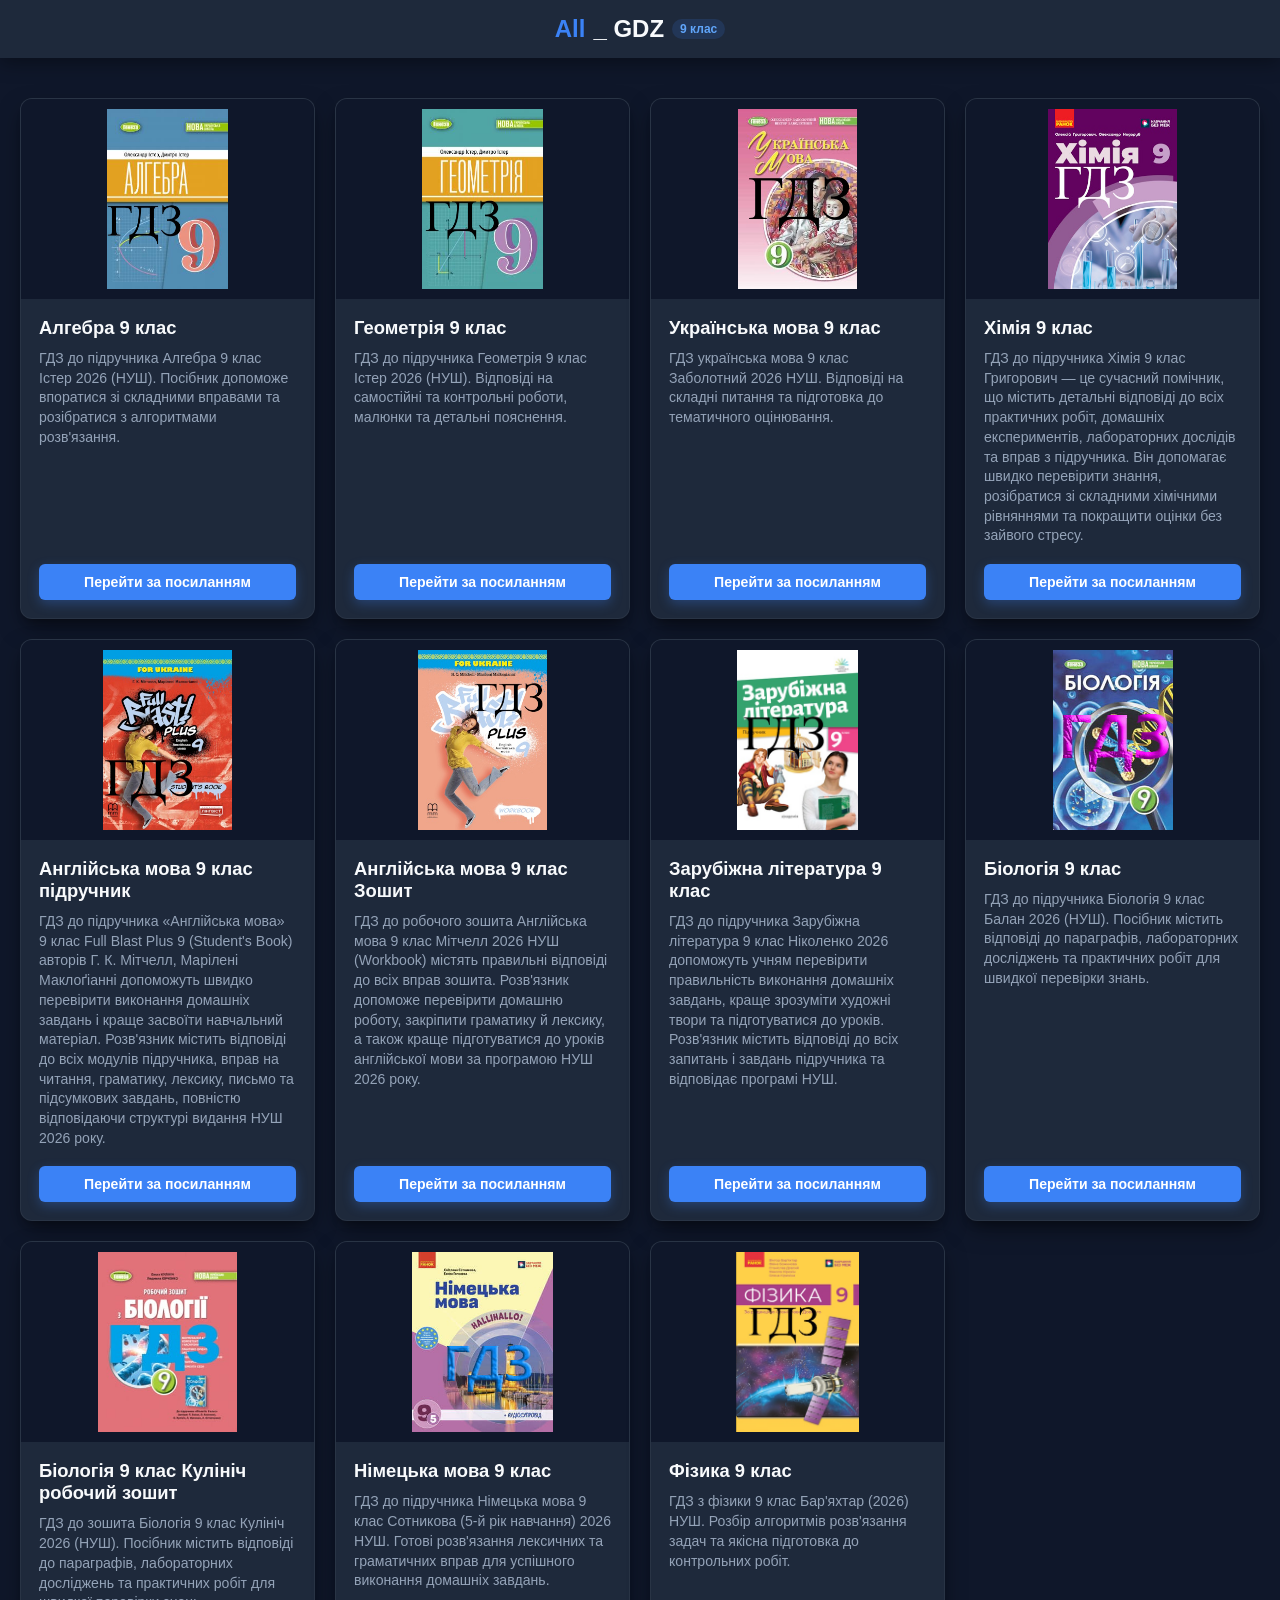
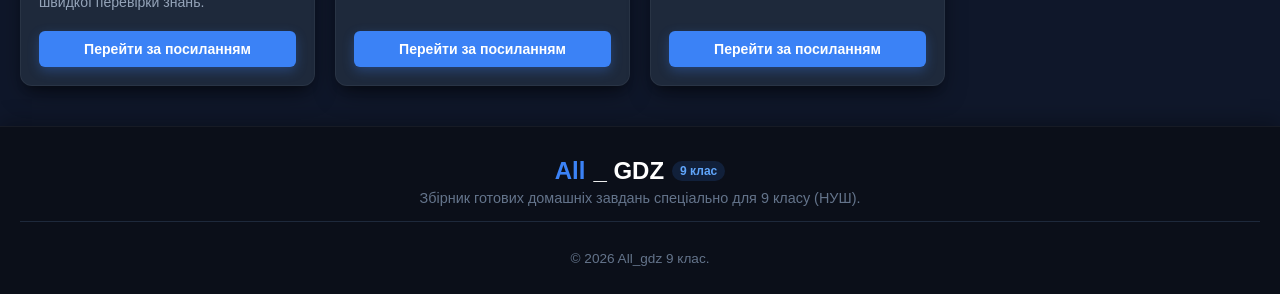
<file: index.html>
<!DOCTYPE html>
<html lang="en">
<head>
    <meta charset="UTF-8">
    <meta name="viewport" content="width=device-width, initial-scale=1.0">
    <link rel="stylesheet" href="./css/style.css">
    <title>All_gdz — Готові домашні завдання</title>
</head>
<body>
<!-- Шапка сайту (тільки логотип) -->
    <header class="site-header">
        <div class="header-container">
            <a href="#" class="logo">
                <span class="logo-accent">All</span>_ GDZ <span class="badge">9 клас</span>
            </a>
        </div>
    </header>

    <!-- Основний контент (4 в рядок) -->
    <main class="container">
        
        <div class="card">
            <img class="card-image" src="./img/gdz-algebra-9-klas-ister-2026.jpg" alt="Обкладинка Алгебра 9 клас Істер">
            <div class="card-content">
                <h3 class="card-title">Алгебра 9 клас</h3>
                <p class="card-text">ГДЗ до підручника Алгебра 9 клас Істер 2026 (НУШ). Посібник допоможе впоратися зі складними вправами та розібратися з алгоритмами розв'язання.</p>
                <a href="https://gdzonline.net/734-algebra-9-klas-ister.html" class="card-link" target="_blank" rel="noopener noreferrer">Перейти за посиланням</a>
            </div>
        </div>

        <div class="card">
            <img class="card-image" src="./img/gdz-geometriia-9-klas-ister-2026.jpg" alt="Обкладинка Геометрія 9 клас Істер">
            <div class="card-content">
                <h3 class="card-title">Геометрія 9 клас</h3>
                <p class="card-text">ГДЗ до підручника Геометрія 9 клас Істер 2026 (НУШ). Відповіді на самостійні та контрольні роботи, малюнки та детальні пояснення.</p>
                <a href="https://gdzonline.net/735-geometriya-9-klas-ister.html" class="card-link" target="_blank" rel="noopener noreferrer">Перейти за посиланням</a>
            </div>
        </div>

        <div class="card">
            <img class="card-image" src="./img/gdz-ukr-mova-9-klas-zabolotnyi-2026.jpg" alt="Обкладинка Українська мова 9 клас Заболотний">
            <div class="card-content">
                <h3 class="card-title">Українська мова 9 клас</h3>
                <p class="card-text">ГДЗ українська мова 9 клас Заболотний 2026 НУШ. Відповіді на складні питання та підготовка до тематичного оцінювання.</p>
                <a href="https://gdzonline.net/32-ukrmova-zabolotnyi-9-klas.html" class="card-link" target="_blank" rel="noopener noreferrer">Перейти за посиланням</a>
            </div>
        </div>

        <div class="card">
            <img class="card-image" src="./img/gdz-khimiia-9-klas-grygorovych-2026.jpg" alt="Обкладинка Хімія 9 клас Заболотний">
            <div class="card-content">
                <h3 class="card-title">Хімія 9 клас</h3>
                <p class="card-text">ГДЗ до підручника Хімія 9 клас Григорович — це сучасний помічник, що містить детальні відповіді до всіх практичних робіт, домашніх експериментів, лабораторних дослідів та вправ з підручника. Він допомагає швидко перевірити знання, розібратися зі складними хімічними рівняннями та покращити оцінки без зайвого стресу.</p>
                <a href="https://gdzonline.net/736-himiya-9-klas-grygorovych.html" class="card-link" target="_blank" rel="noopener noreferrer">Перейти за посиланням</a>
            </div>
        </div>

        <div class="card">
            <img class="card-image" src="./img/gdz-angliiska-mova-9-klas-mitchell-2026.jpg" alt="Обкладинка Англійська мова 9 клас Заболотний">
            <div class="card-content">
                <h3 class="card-title">Англійська мова 9 клас підручник</h3>
                <p class="card-text">ГДЗ до підручника «Англійська мова» 9 клас Full Blast Plus 9 (Student's Book) авторів Г. К. Мітчелл, Марілені Маклоґіанні допоможуть швидко перевірити виконання домашніх завдань і краще засвоїти навчальний матеріал. Розв'язник містить відповіді до всіх модулів підручника, вправ на читання, граматику, лексику, письмо та підсумкових завдань, повністю відповідаючи структурі видання НУШ 2026 року.</p>
                <a href="https://gdzonline.net/913-english-9-mitchell.html" class="card-link" target="_blank" rel="noopener noreferrer">Перейти за посиланням</a>
            </div>
        </div>

        <div class="card">
            <img class="card-image" src="./img/gdz-angliiska-mova-9-klas-mitchell-zoshyt-2026.jpg" alt="Обкладинка Англійська мова 9 клас Заболотний">
            <div class="card-content">
                <h3 class="card-title">Англійська мова 9 клас Зошит</h3>
                <p class="card-text">ГДЗ до робочого зошита Англійська мова 9 клас Мітчелл 2026 НУШ (Workbook) містять правильні відповіді до всіх вправ зошита. Розв'язник допоможе перевірити домашню роботу, закріпити граматику й лексику, а також краще підготуватися до уроків англійської мови за програмою НУШ 2026 року.</p>
                <a href="https://gdzonline.net/914-english-9-mitchell-workbook.html" class="card-link" target="_blank" rel="noopener noreferrer">Перейти за посиланням</a>
            </div>
        </div>

        <div class="card">
            <img class="card-image" src="./img/gdz-zarubizhna-literatura-9-klas-nikolenko-2026.jpg" alt="Обкладинка Англійська мова 9 клас Заболотний">
            <div class="card-content">
                <h3 class="card-title">Зарубіжна література 9 клас</h3>
                <p class="card-text">ГДЗ до підручника Зарубіжна література 9 клас Ніколенко 2026 допоможуть учням перевірити правильність виконання домашніх завдань, краще зрозуміти художні твори та підготуватися до уроків. Розв'язник містить відповіді до всіх запитань і завдань підручника та відповідає програмі НУШ.</p>
                <a href="https://gdzonline.net/919-zar-lit-9-klas-nikolenko.html" class="card-link" target="_blank" rel="noopener noreferrer">Перейти за посиланням</a>
            </div>
        </div>

        <div class="card">
            <img class="card-image" src="./img/HDZ-Biolohija-9-klas-Balan-2026.jpg" alt="Обкладинка Англійська мова 9 клас Заболотний">
            <div class="card-content">
                <h3 class="card-title">Біологія 9 клас</h3>
                <p class="card-text">ГДЗ до підручника Біологія 9 клас Балан 2026 (НУШ). Посібник містить відповіді до параграфів, лабораторних досліджень та практичних робіт для швидкої перевірки знань.</p>
                <a href="https://shkola.in.ua/3375-hdz-biolohiia-9-klas-balan.html" class="card-link" target="_blank" rel="noopener noreferrer">Перейти за посиланням</a>
            </div>
        </div>

        <div class="card">
            <img class="card-image" src="./img/HDZ-Biolohija-9-klas-Kulinich-2026-zoshyt.jpg" alt="Обкладинка Англійська мова 9 клас Заболотний">
            <div class="card-content">
                <h3 class="card-title">Біологія 9 клас Кулініч робочий зошит</h3>
                <p class="card-text">ГДЗ до зошита Біологія 9 клас Кулініч 2026 (НУШ). Посібник містить відповіді до параграфів, лабораторних досліджень та практичних робіт для швидкої перевірки знань.</p>
                <a href="https://shkola.in.ua/3496-hdz-biolohiia-9-klas-kulinich-2026-robochyi-zoshyt.html" class="card-link" target="_blank" rel="noopener noreferrer">Перейти за посиланням</a>
            </div>
        </div>

        <div class="card">
            <img class="card-image" src="./img/HDZ-Nimetska-mova-9-klas-Sotnykova-2026-5-rik.jpg" alt="Обкладинка Англійська мова 9 клас Заболотний">
            <div class="card-content">
                <h3 class="card-title">Німецька мова 9 клас</h3>
                <p class="card-text">ГДЗ до підручника Німецька мова 9 клас Сотникова (5-й рік навчання) 2026 НУШ. Готові розв'язання лексичних та граматичних вправ для успішного виконання домашніх завдань.</p>
                <a href="https://shkola.in.ua/2443-hdz-nimetska-mova-9-klas-sotnykova-5-i-rik.html" class="card-link" target="_blank" rel="noopener noreferrer">Перейти за посиланням</a>
            </div>
        </div>

        <div class="card">
            <img class="card-image" src="./img/gdz-fizyka-9-klas-bariakhtar-2026.jpg" alt="Обкладинка Фізика 9 клас Бар'яхтар">
            <div class="card-content">
                <h3 class="card-title">Фізика 9 клас</h3>
                <p class="card-text">ГДЗ з фізики 9 клас Бар'яхтар (2026) НУШ. Розбір алгоритмів розв'язання задач та якісна підготовка до контрольних робіт.</p>
                <a href="https://gdzonline.net/741-fizyka-9-klas-baryahtar.html" class="card-link" target="_blank" rel="noopener noreferrer">Перейти за посиланням</a>
            </div>
        </div>

    </main>

    <!-- Підвал сайту -->
    <footer class="site-footer">
        <div class="footer-container">
            <div class="footer-info">
                <a href="#" class="logo">
                    <span class="logo-accent">All</span> _ GDZ <span class="badge">9 клас</span>
                </a>
                <p>Збірник готових домашніх завдань спеціально для 9 класу (НУШ).</p>
            </div>

            <div class="footer-bottom">
                <p>&copy; 2026 All_gdz 9 клас.</p>
            </div>
        </div>
    </footer>
</body>
</html>
</file>
<file: css/style.css>
* {
  box-sizing: border-box;
}

body {
  margin: 0;
  padding: 0;
  background-color: #0f172a;
  color: #f8fafc;
  font-family: 'Segoe UI', Tahoma, Geneva, Verdana, sans-serif;
  min-height: 100vh;
  display: flex;
  flex-direction: column;
}

/* ================= HEADER ================= */
.site-header {
  background-color: #1e293b;
  box-shadow: 0 4px 20px rgba(0, 0, 0, 0.4); /* М'яка темна тінь для шапки */
  position: sticky;
  top: 0;
  z-index: 100;
}

.header-container {
  max-width: 1400px;
  margin: 0 auto;
  padding: 15px 20px;
  display: flex;
  align-items: center;
  justify-content: center;
}

.logo {
  font-size: 1.5rem;
  font-weight: 700;
  color: #f8fafc;
  text-decoration: none;
  display: flex;
  align-items: center;
  gap: 8px;
}

.logo-accent {
  color: #3b82f6;
}

.badge {
  background-color: rgba(59, 130, 246, 0.15);
  color: #60a5fa;
  font-size: 0.75rem;
  padding: 3px 8px;
  border-radius: 12px;
  font-weight: 600;
}

/* ================= MAIN CONTAINER ================= */
.container {
  flex: 1;
  width: 100%;
  max-width: 1400px;
  margin: 0 auto;
  padding: 40px 20px;
  display: grid;
  grid-template-columns: repeat(4, 1fr);
  gap: 20px;
}

/* ================= CARDS ================= */
.card {
  width: 100%;
  background-color: #1e293b;
  border: 1px solid rgba(255, 255, 255, 0.05);
  border-radius: 12px;
  /* Глибока фонова тінь у спокійному стані */
  box-shadow: 0 10px 25px -5px rgba(0, 0, 0, 0.5), 0 8px 10px -6px rgba(0, 0, 0, 0.3);
  overflow: hidden;
  transition: transform 0.3s ease, box-shadow 0.3s ease, border-color 0.3s ease;
  display: flex;
  flex-direction: column;
}

.card:hover {
  transform: translateY(-6px);
  border-color: rgba(59, 130, 246, 0.5);
  /* Об'ємне синє світіння (Neon Glow Effect) */
  box-shadow: 0 20px 30px -10px rgba(0, 0, 0, 0.7), 0 0 20px rgba(59, 130, 246, 0.35);
}

.card-image {
  width: 100%;            
  height: 200px;
  object-fit: contain;    
  background-color: #0f172a;
  padding: 10px;
}

.card-content {
  padding: 18px;
  display: flex;
  flex-direction: column;
  flex-grow: 1;
}

.card-title {
  margin: 0 0 10px 0;
  font-size: 1.15rem;
  color: #f8fafc;
}

.card-text {
  margin: 0 0 18px 0;
  font-size: 0.88rem;
  color: #94a3b8;
  line-height: 1.4;
  flex-grow: 1;
}

.card-link {
  display: block;
  text-align: center;
  padding: 10px 15px;
  background-color: #3b82f6;
  color: #ffffff;
  text-decoration: none;
  border-radius: 6px;
  font-weight: 600;
  font-size: 0.88rem;
  /* Легка тінь і для самої кнопки */
  box-shadow: 0 4px 12px rgba(59, 130, 246, 0.3);
  transition: background-color 0.2s ease, box-shadow 0.2s ease;
}

.card-link:hover {
  background-color: #2563eb;
  box-shadow: 0 6px 16px rgba(37, 99, 235, 0.5);
}

/* ================= FOOTER ================= */
.site-footer {
  background-color: #0b0f19;
  color: #cbd5e1;
  margin-top: auto;
  border-top: 1px solid rgba(255, 255, 255, 0.05);
  box-shadow: 0 -4px 20px rgba(0, 0, 0, 0.3);
}

.footer-container {
  max-width: 1400px;
  margin: 0 auto;
  padding: 30px 20px 15px 20px;
  display: flex;
  flex-direction: column;
  align-items: center;
  gap: 15px;
  text-align: center;
}

.footer-info p {
  margin: 5px 0 0 0;
  font-size: 0.9rem;
  color: #64748b;
}

.footer-info .logo {
  color: #ffffff;
  justify-content: center;
}

.footer-bottom {
  width: 100%;
  border-top: 1px solid #1e293b;
  padding-top: 15px;
  font-size: 0.85rem;
  color: #64748b;
}

/* ================= ADAPTIVE ================= */
@media (max-width: 1024px) {
  .container {
    grid-template-columns: repeat(2, 1fr);
  }
}

@media (max-width: 600px) {
  .container {
    grid-template-columns: 1fr;
  }
}
</file>
